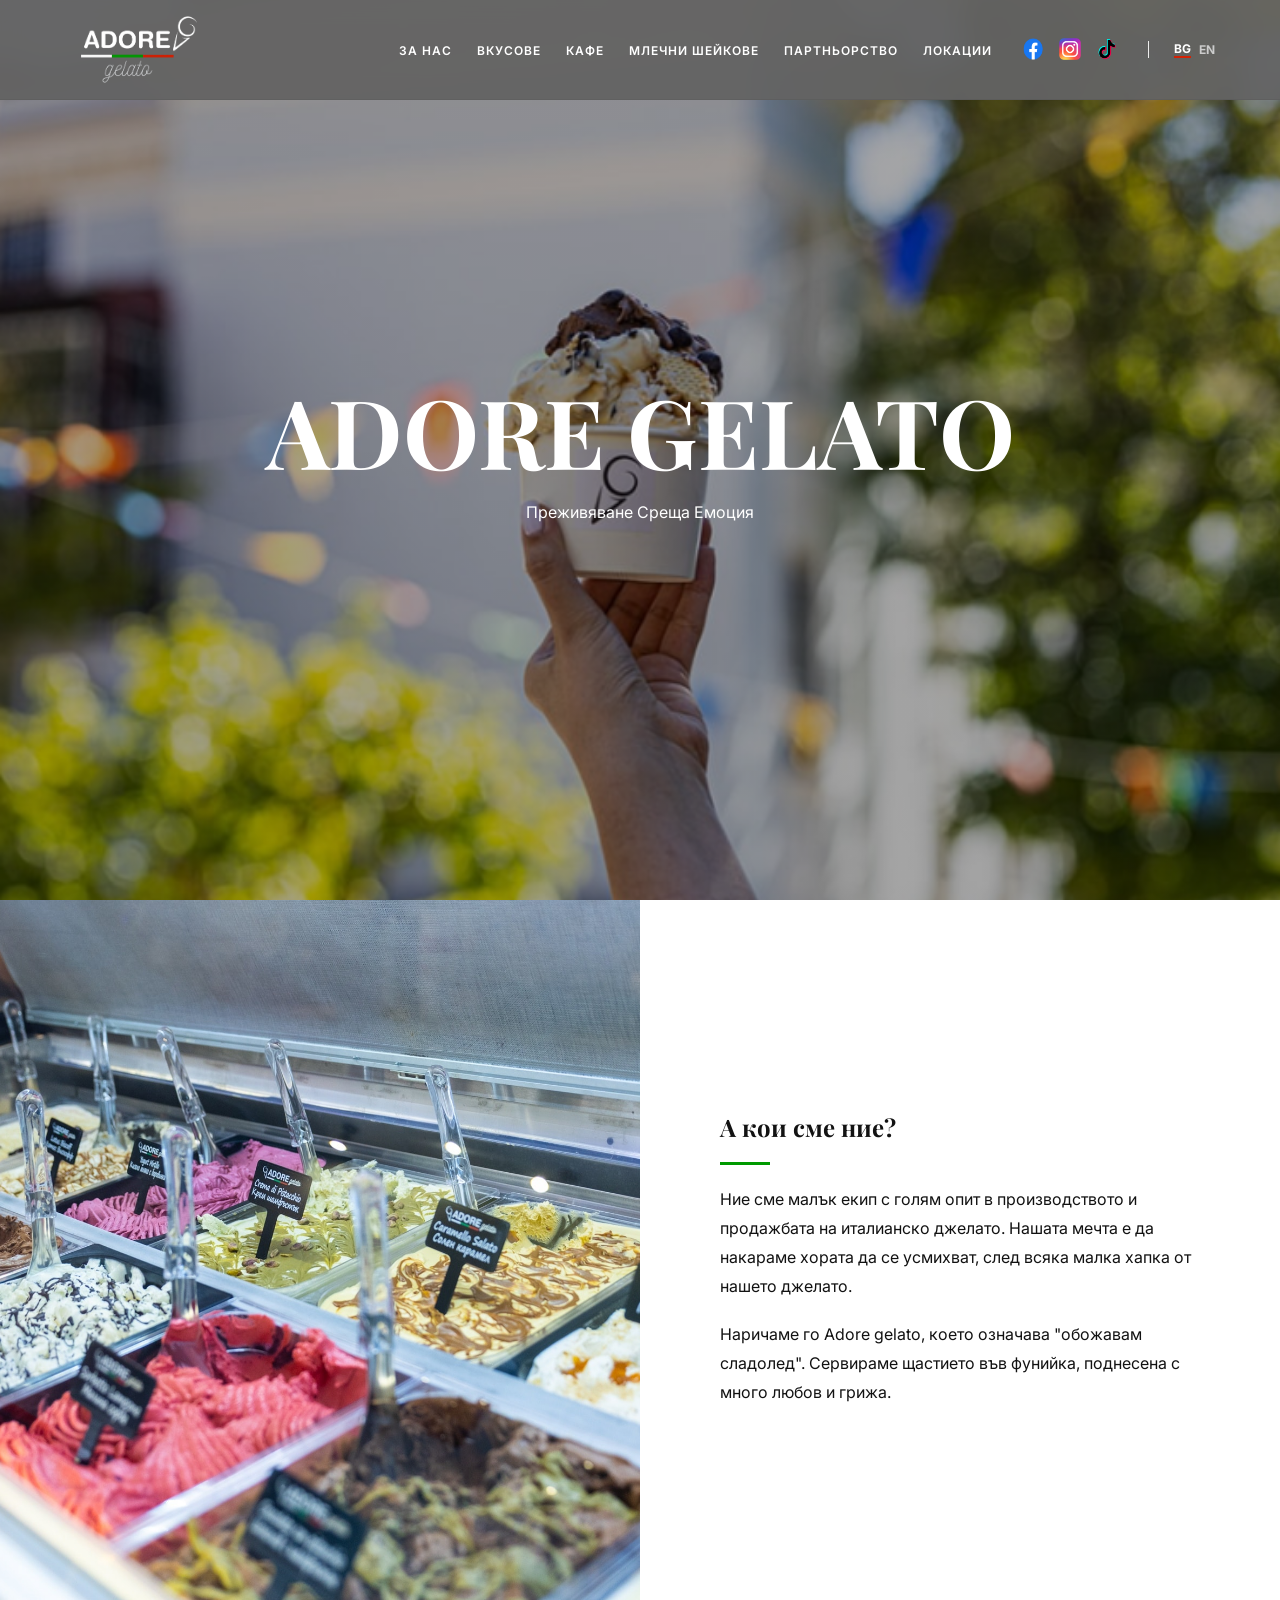
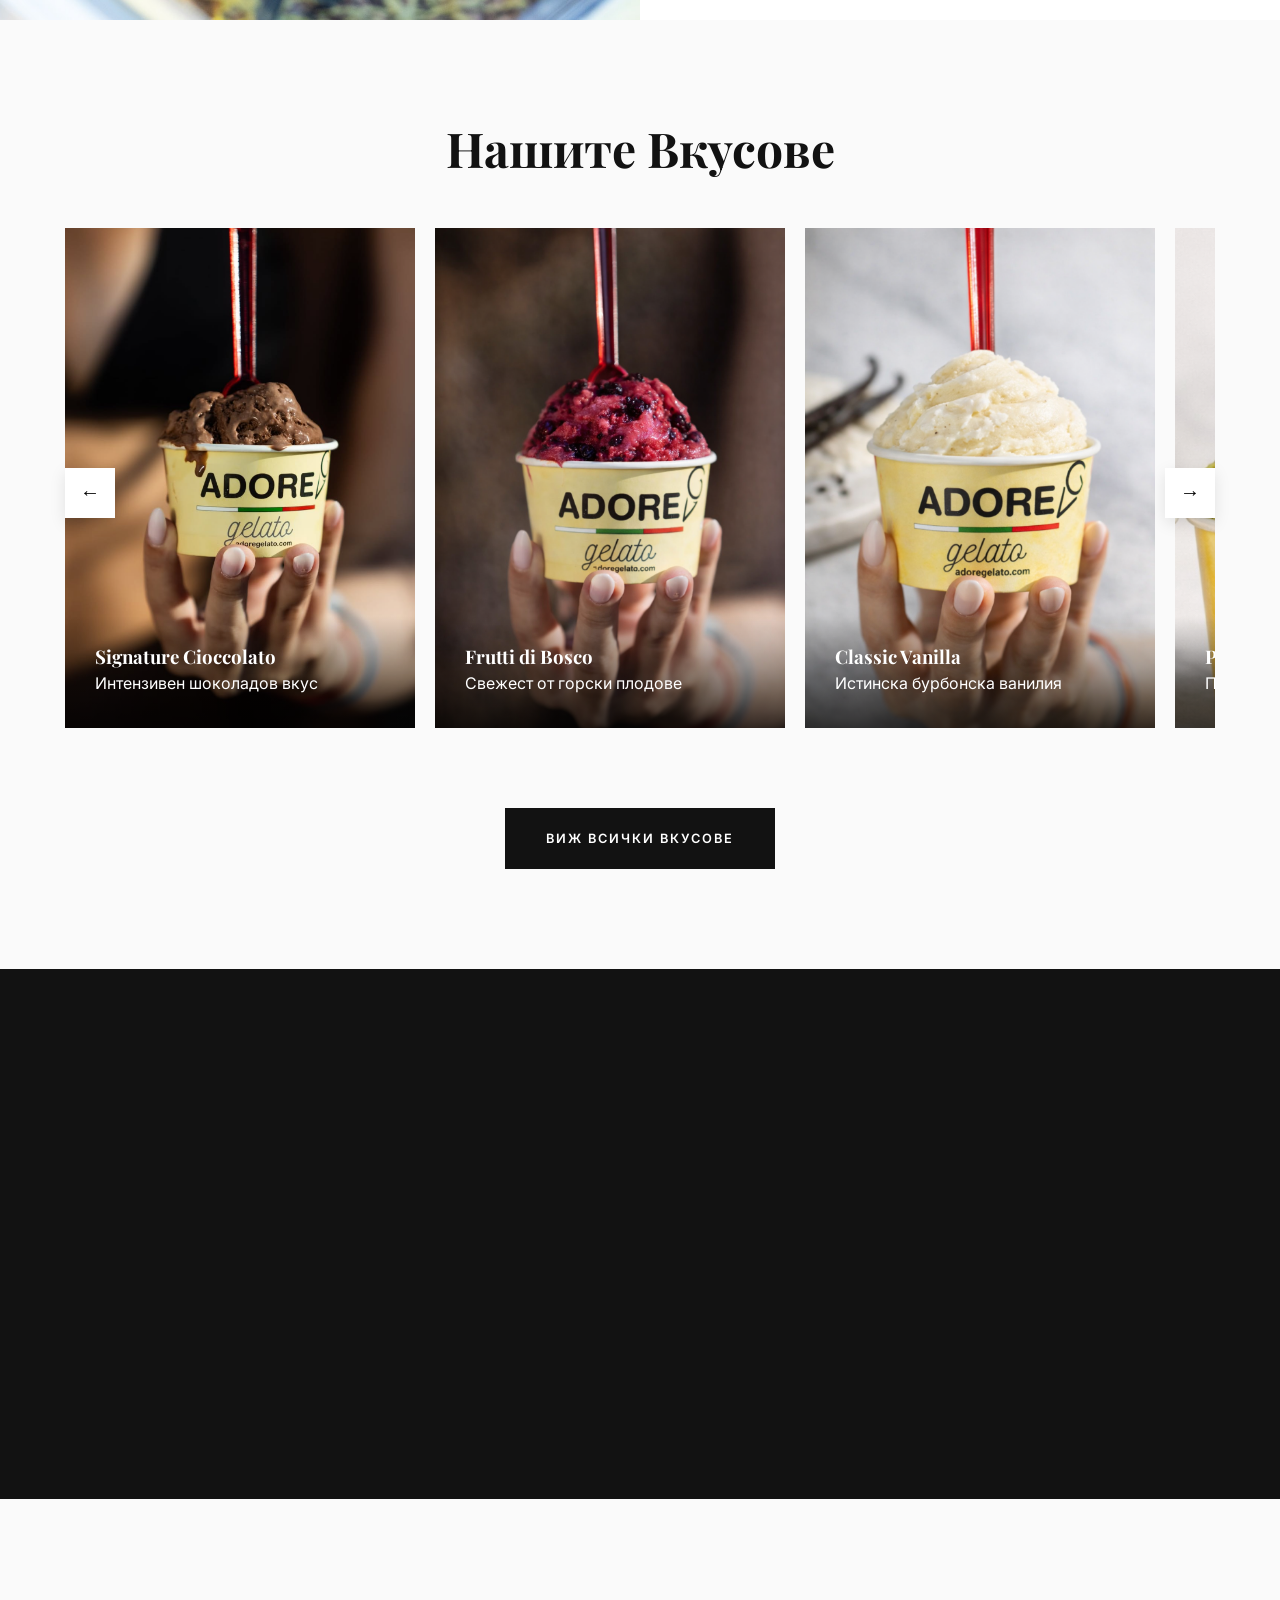
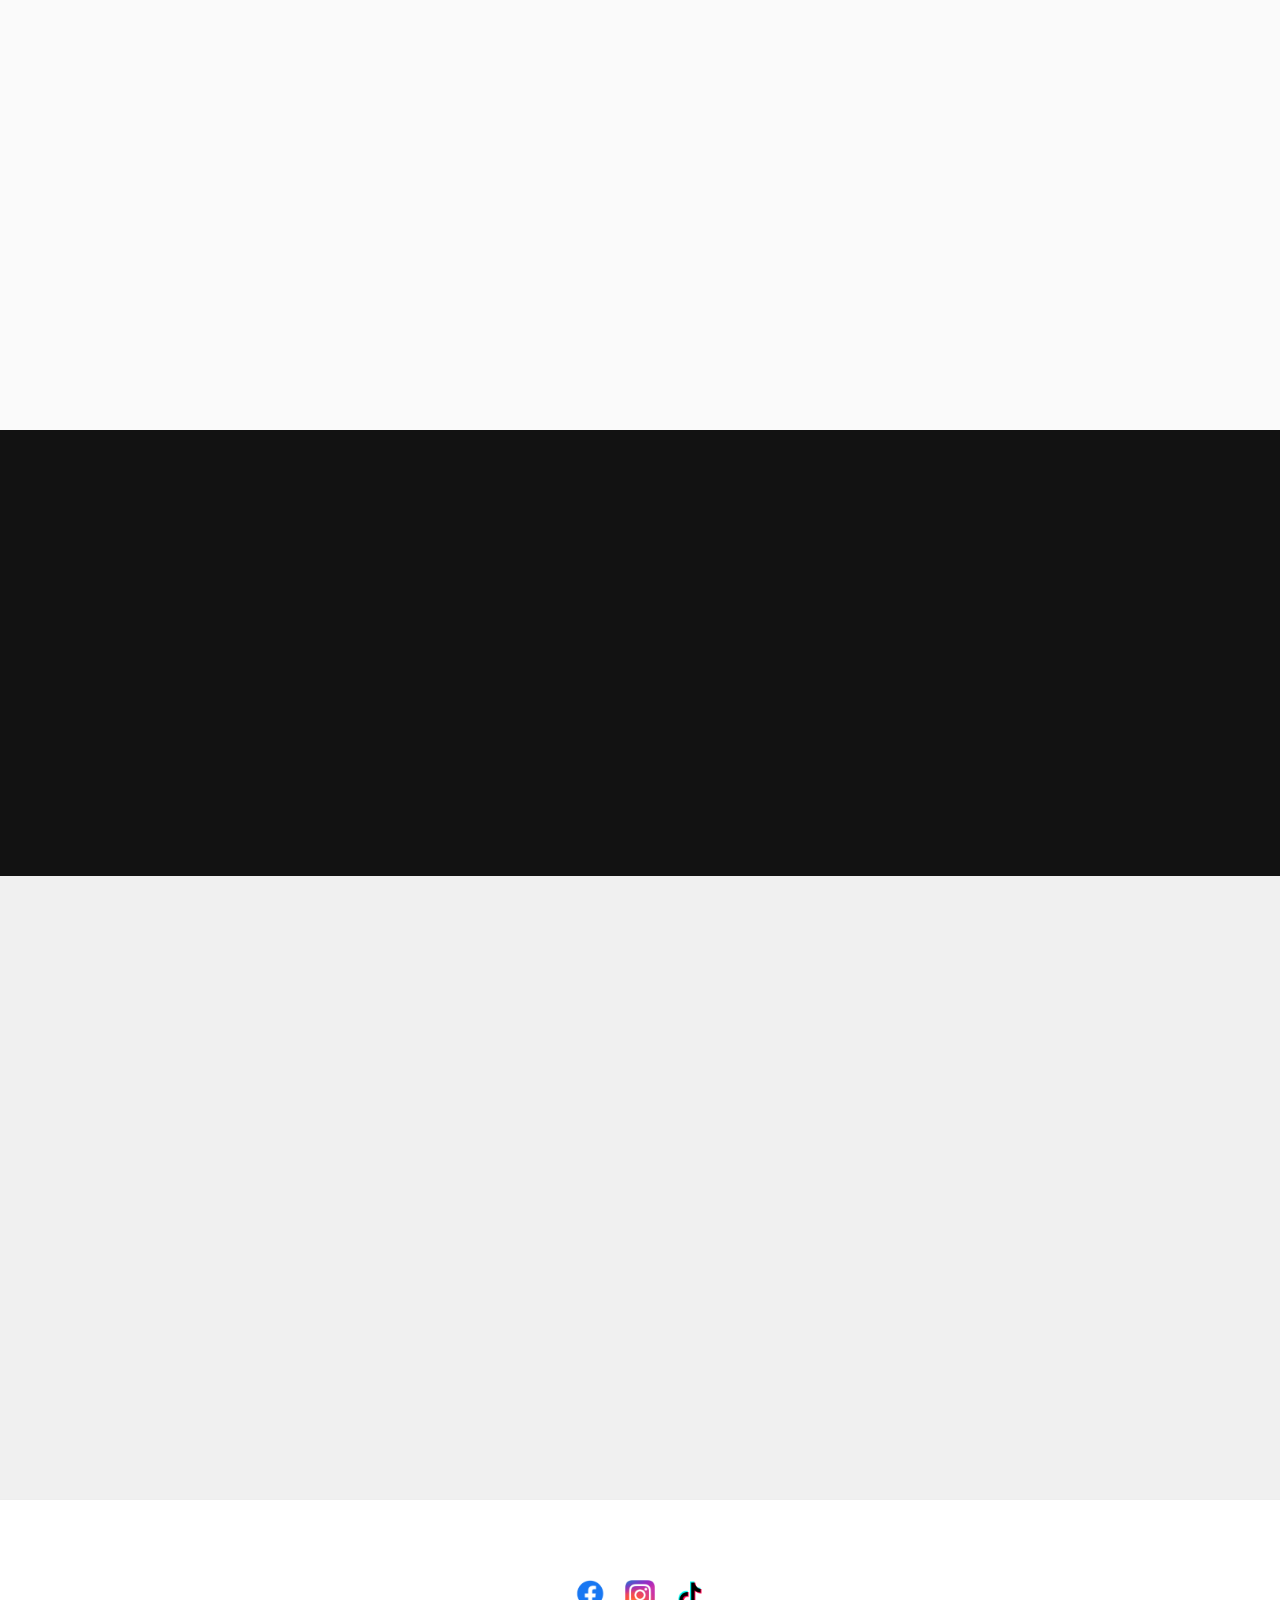
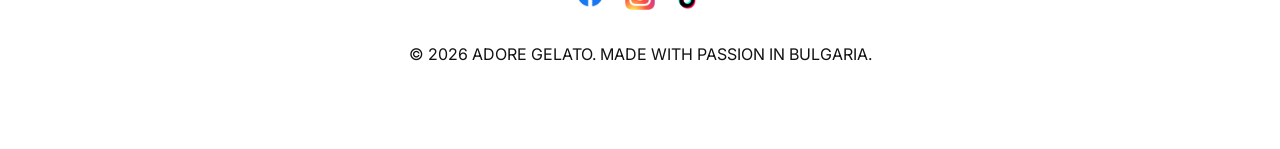
<file: index.html>
<!DOCTYPE html>
<html lang="bg">
<head>
    <meta charset="UTF-8">
    <meta name="viewport" content="width=device-width, initial-scale=1.0">
	<link rel="stylesheet" href="style.css">
    <title>Adore Gelato</title>
	<link rel="icon" type="image/png" href="Images/favicon.png">
    
    <!-- Premium Fonts -->
    <link rel="preconnect" href="https://fonts.googleapis.com">
    <link rel="preconnect" href="https://fonts.gstatic.com" crossorigin>
    <link href="https://fonts.googleapis.com/css2?family=Inter:wght@300;400;600&family=Playfair+Display:ital,wght@0,700;1,700&display=swap" rel="stylesheet">
    
</head>
<body>

    <nav>
        <div class="container nav-container">
            <a href="index.html" class="logo-container">
                <img src="Images/logo.png" alt="Adore Gelato Logo">
            </a>
            
            <div class="menu-toggle" id="mobile-menu">
                <span></span><span></span><span></span>
            </div>

            <div class="nav-right" id="nav-menu">
                <ul class="nav-links">
                    <li><a href="#about" data-i18n="nav-about">За Нас</a></li>
                    <li><a href="#flavors" data-i18n="nav-flavors">Вкусове</a></li>
                    <li><a href="#coffee" data-i18n="nav-coffee">Кафе</a></li>
                    <li><a href="#milkshakes" data-i18n="nav-milkshakes">Млечни шейкове</a></li>
                    <li><a href="#partnership" data-i18n="nav-partnership">Партньорство</a></li>
                    <li><a href="#locations" data-i18n="nav-locations">Локации</a></li>
                </ul>
                <div class="social-icons">
                    <a href="https://www.facebook.com/Adoregelato"><img src="Images/facebook.png" alt="FB"></a>
                    <a href="https://www.instagram.com/adore.gelato"><img src="Images/instagram.png" alt="IG"></a>
                    <a href="https://www.tiktok.com/@adore.gelato"><img src="Images/tiktok.png" alt="TT"></a>
                </div>
                <div class="lang-switcher">
                    <button class="lang-btn active" onclick="changeLang('bg', this)">BG</button>
                    <button class="lang-btn" onclick="changeLang('en', this)">EN</button>
                </div>
            </div>
        </div>
    </nav>

    <!-- HERO -->
    <section id="hero">
        <div class="hero-content">
            <h1 class="reveal">ADORE GELATO</h1>
            <p class="reveal" data-i18n="hero-p">Преживяване Среща Емоция</p>
        </div>
    </section>

    <!-- ABOUT -->
    <section id="about" class="split-section">
        <div class="split-image-wrap reveal">
            <img src="Images/photo1.jpg" alt="Gelato">
        </div>
        <div class="split-text reveal">
            <h1 data-i18n="about-h1">А кои сме ние?</h1>
            <div style="width: 50px; height: 3px; background: var(--green); margin: 20px 0;"></div>
            <p data-i18n="about-p1">Ние сме малък екип с голям опит в производството и продажбата на италианско джелато. Нашата мечта е да накараме хората да се усмихват, след всяка малка хапка от нашето джелато.</p>
            <p style="margin-top:20px" data-i18n="about-p2">Наричаме го Adore gelato, което означава &quot;обожавам сладолед&quot;. Сервираме щастието във фунийка, поднесена с много любов и грижа.</p>
        </div>
    </section>

    <!-- FLAVORS -->
    <section id="flavors" class="section-padding">
        <div class="container">
            <h2 class="text-center reveal" style="font-size: 3rem;" data-i18n="flav-h2">Нашите Вкусове</h2>
            <div class="slider-wrapper">
                <div class="slider-nav">
                    <button class="nav-btn" onclick="slide('left')">←</button>
                    <button class="nav-btn" onclick="slide('right')">→</button>
                </div>
                <div class="flavor-slider" id="flavorSlider">
                    <div class="flavor-card reveal">
                        <img src="Images/photo3.png" alt="Chocolate">
                        <div class="flavor-overlay"><h3 data-i18n="f1-h">Signature Cioccolato</h3><p data-i18n="f1-p">Интензивен шоколадов вкус</p></div>
                    </div>
                    <div class="flavor-card reveal">
                        <img src="Images/fruit.png" alt="Fruit">
                        <div class="flavor-overlay"><h3 data-i18n="f2-h">Frutti di Bosco</h3><p data-i18n="f2-p">Свежест от горски плодове</p></div>
                    </div>
                    <div class="flavor-card reveal">
                        <img src="Images/vanilla.png" alt="Vanilla">
                        <div class="flavor-overlay"><h3 data-i18n="f3-h">Classic Vanilla</h3><p data-i18n="f3-p">Истинска бурбонска ванилия</p></div>
                    </div>
                    <div class="flavor-card reveal">
                        <img src="Images/pistacchio.png" alt="Pistachio">
                        <div class="flavor-overlay"><h3 data-i18n="f4-h">Pistachio di Bronte</h3><p data-i18n="f4-p">Премиум сицилиански шамфъстък</p></div>
                    </div>
                </div>
            </div>
            <div class="text-center" style="margin-top: 50px;">
                <a href="flavors.html" class="btn btn-primary reveal" data-i18n="flav-btn">Виж всички вкусове</a>
            </div>
        </div>
    </section>

    <!-- COFFEE -->
    <section id="coffee" class="section-padding bg-dark">
        <div class="container">
            <div class="grid-2">
                <div class="reveal">
                    <h2 style="font-size: 3.5rem; margin-bottom: 20px;" data-i18n="coff-h2">Кафе & Афогато</h2>
                    <p data-i18n="coff-p">Завършете вашето джелато преживяване с чаша перфектно приготвено италианско кафе. Ние подбираме най-добрите зърна, за да гарантираме аромат и плътност във всяка чаша.</p>
			<br><p data-i18n="coff-p2">Или изберете Афогато, което на италиански означава "удавен", улавя същността на този десерт. Това италианско удоволствие, породено от комбинацията на еспресо и сладолед, e любимо лакомство на хора по целия свят.</p>

                </div>
                <div class="reveal">
                    <img src="Images/photo6.jpg" alt="Coffee" style="box-shadow: 20px 20px 0 var(--green);">
                </div>
            </div>
        </div>
    </section>

    <!-- MILKSHAKES -->
    <section id="milkshakes" class="section-padding">
        <div class="container">
            <div class="grid-2" style="grid-template-columns: 1fr 1.2fr;">
                <div class="reveal">
                    <img src="Images/photo5.png" alt="Milkshake" style="box-shadow: -20px 20px 0 var(--red);">
                </div>
                <div class="reveal">
                    <h2 style="font-size: 3.5rem; margin-bottom: 20px;" data-i18n="milk-h2">Млечни шейкове</h2>
                    <p data-i18n="milk-p">Насладете се на гъсти и кремообразни млечни шейкове, приготвени с нашето занаятчийско джелато. Изберете любимия си вкус и му се насладете по нов начин.</p>
                </div>
            </div>
        </div>
    </section>

    <!-- PARTNERSHIP -->
    <section id="partnership" class="section-padding bg-dark">
        <div class="container text-center">
            <div class="reveal">
                <h2 style="font-size: 3rem; margin-bottom: 30px;" data-i18n="part-h2">Партньорство</h2>
                <div style="max-width: 800px; margin: 0 auto;">
                    <p data-i18n="part-p">Желаете ли да предложите автентично италианско джелато във вашия обект? Ние предлагаме B2B решения за ресторанти, хотели и кафенета.</p>
                    <a href="#contact" class="btn btn-primary" style="margin-top: 40px; background: var(--white); color: var(--dark);" data-i18n="part-btn">Станете наш партньор</a>
                </div>
            </div>
        </div>
    </section>

    <!-- CONTACT & LOCATIONS -->
    <section id="locations" class="section-padding" style="background: #f0f0f0;">
        <div class="container">
            <div class="grid-2">
                <div class="reveal">
                    <h2 data-i18n="loc-h2">Нашите обекти</h2>
                    <p style="margin-top:20px">📍 Пловдив, ул. Райко Даскалов 5</p>
                    <p>📍 Карлово, ул. Водопад 5</p>
                    <p>📍 Хисаря, бул. Генерал Гурко</p>
                    <p>📍 гр.Хисаря, Terme di Hissar</p>
                    <p>📍 гр.Карлово, Ресторант "Едно време"</p>
                    <p>📍 гр.Хисаря, Хотел Empire Balneo & Spa</p>
                    <p>📍 гр.Казанлък, Пекарна Джоржо</p>
                    <br>
			<h2 data-i18n="contact-h2">Контакти</h2>
			<br>
                    <p>✉️ adoregelatohisarya@gmail.com</p>
                    <p>📞 0888 223 559; 0885049091</p>
			<p>📍 ул."Деветте деца на Еани" 12, 4180 Хисаря</p>	
                </div>
                <div class="reveal" id="contact">
                    <h2 data-i18n="cont-h2">Свържете се с нас</h2>
                    <form id="contactForm" style="margin-top: 20px;">
                        <input type="text" id="name" name="name" required placeholder="Име / Name" style="width:100%; padding: 15px; margin-bottom:10px; border:1px solid #ddd;">
                        <input type="email" id="email" name="email" required placeholder="Email" style="width:100%; padding: 15px; margin-bottom:10px; border:1px solid #ddd;">
			<input type="tel" id="phone" name="phone" required placeholder="Телефон / Phone number" style="width:100%; padding: 15px; margin-bottom:10px; border:1px solid #ddd;">
                        <textarea id="message" name="message" required placeholder="Съобщение / Message" rows="4" style="width:100%; padding: 15px; margin-bottom:10px; border:1px solid #ddd;"></textarea>
                        <button class="btn btn-primary" type="submit" style="width:100%" data-i18n="cont-send">Изпрати</button>
                    </form>
                </div>
            </div>
        </div>
    </section>

    <footer>
        <div class="container">
            <div class="footer-social">
                <a href="https://www.facebook.com/Adoregelato"><img src="Images/facebook.png" alt="FB" width="30" style="filter:none;"></a>
                <a href="https://www.instagram.com/adore.gelato"><img src="Images/instagram.png" alt="IG" width="30" style="filter:none;"></a>
                <a href="https://www.tiktok.com/@adore.gelato"><img src="Images/tiktok.png" alt="TT" width="30" style="filter:none;"></a>
            </div>
            <p>&copy; 2026 ADORE GELATO. MADE WITH PASSION IN BULGARIA.</p>
        </div>
    </footer>

    <script src="script.js"></script>
</body>
</html>
</file>
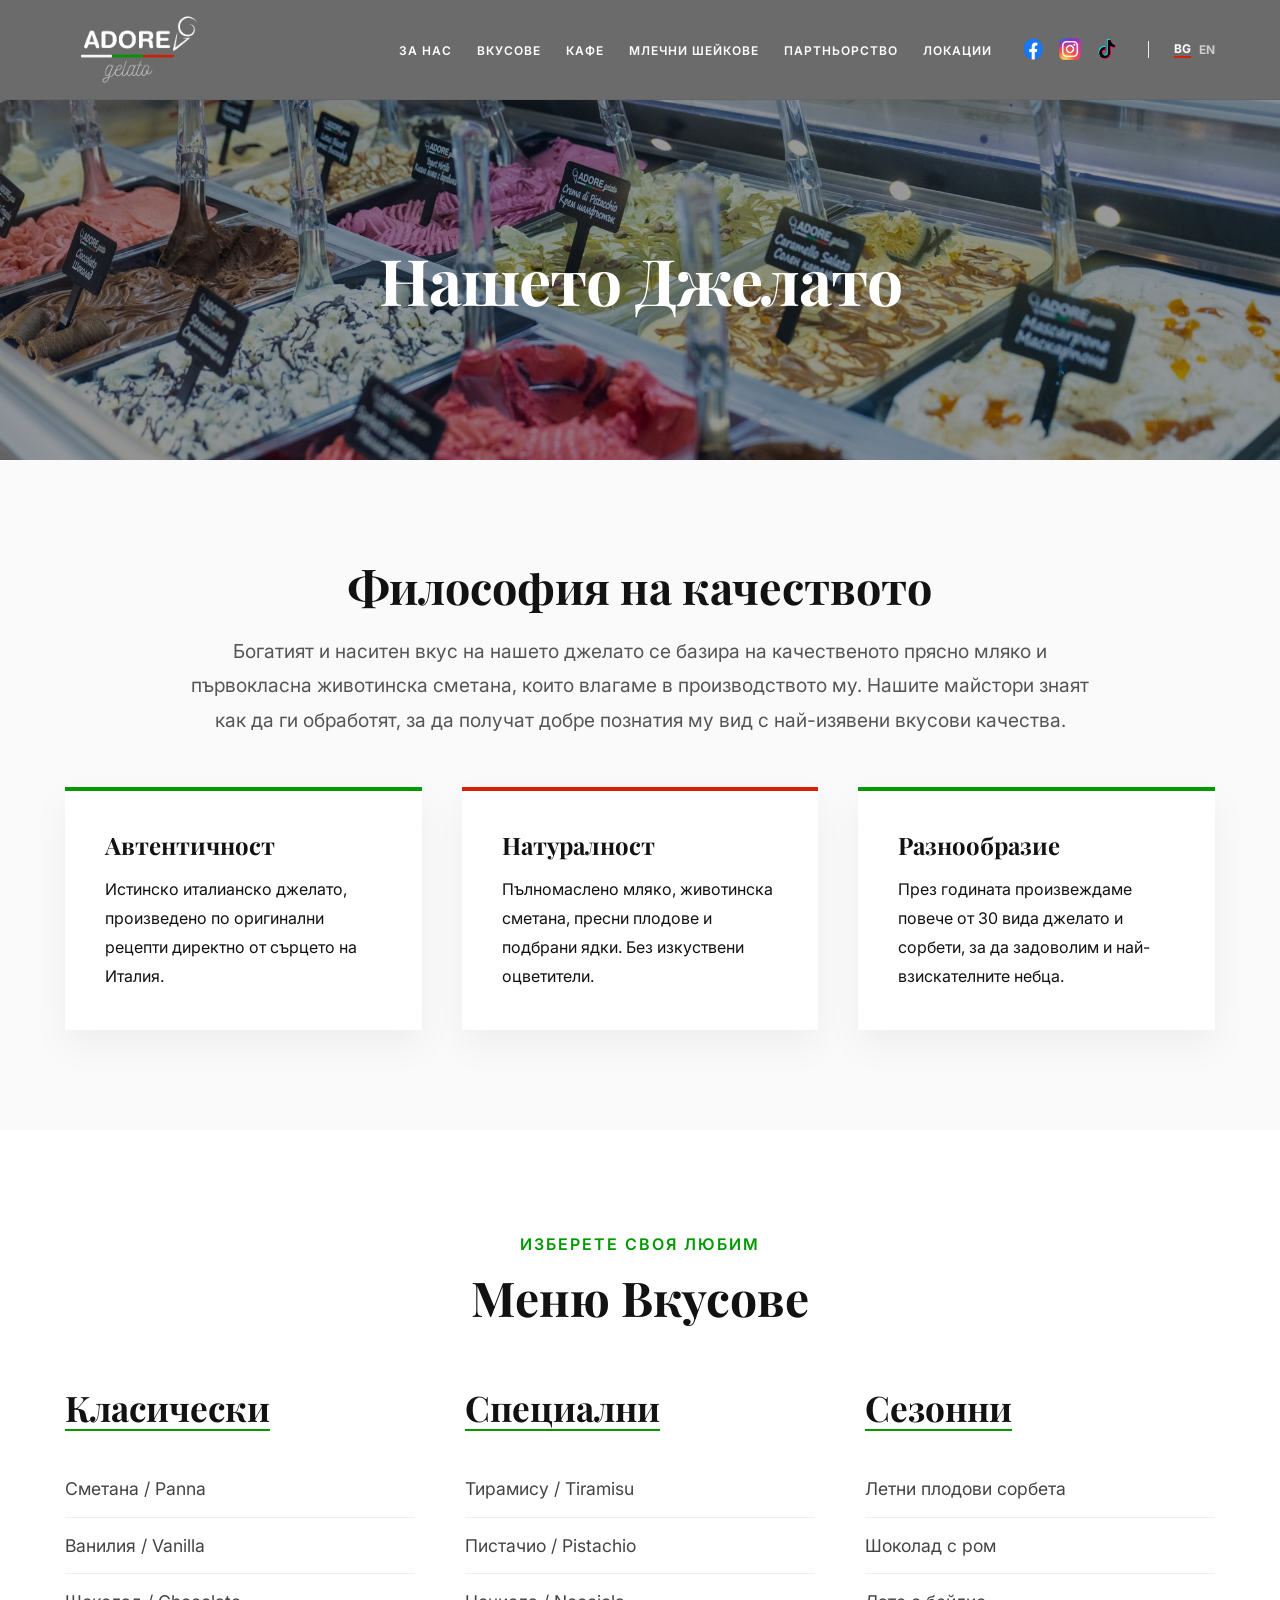
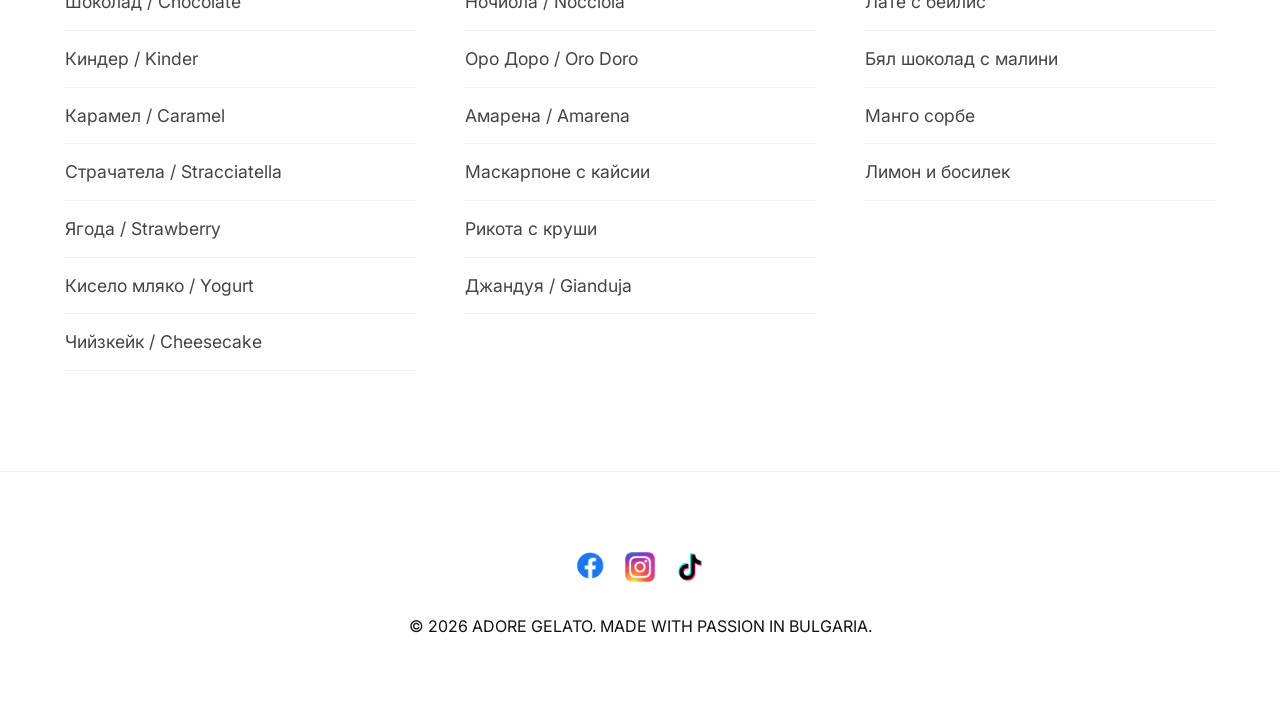
<file: flavors.html>
<!DOCTYPE html>
<html lang="bg">
<head>
    <meta charset="UTF-8">
    <meta name="viewport" content="width=device-width, initial-scale=1.0">
	<link rel="stylesheet" href="style.css">
    <title>Adore Gelato</title>
	<link rel="icon" type="image/png" href="Images/favicon.png">
    
    <!-- Premium Fonts -->
    <link rel="preconnect" href="https://fonts.googleapis.com">
    <link rel="preconnect" href="https://fonts.gstatic.com" crossorigin>
    <link href="https://fonts.googleapis.com/css2?family=Inter:wght@300;400;600&family=Playfair+Display:ital,wght@0,700;1,700&display=swap" rel="stylesheet">
    
</head>
<body>

    <nav>
        <div class="container nav-container">
            <a href="index.html" class="logo-container">
                <img src="Images/logo.png" alt="Adore Gelato Logo">
            </a>
            
            <div class="menu-toggle" id="mobile-menu">
                <span></span><span></span><span></span>
            </div>

            <div class="nav-right" id="nav-menu">
                <ul class="nav-links">
                    <li><a href="index.html#about" data-i18n="nav-about">За Нас</a></li>
                    <li><a href="index.html#flavors" data-i18n="nav-flavors">Вкусове</a></li>
                    <li><a href="index.html#coffee" data-i18n="nav-coffee">Кафе</a></li>
                    <li><a href="index.html#milkshakes" data-i18n="nav-milkshakes">Млечни шейкове</a></li>
                    <li><a href="index.html#partnership" data-i18n="nav-partnership">Партньорство</a></li>
                    <li><a href="index.html#locations" data-i18n="nav-locations">Локации</a></li>
                </ul>
                <div class="social-icons">
                    <a href="https://www.facebook.com/Adoregelato"><img src="Images/facebook.png" alt="FB"></a>
                    <a href="https://www.instagram.com/adore.gelato"><img src="Images/instagram.png" alt="IG"></a>
                    <a href="https://www.tiktok.com/@adore.gelato"><img src="Images/tiktok.png" alt="TT"></a>
                </div>
                <div class="lang-switcher">
                    <button class="lang-btn active" onclick="changeLang('bg', this)">BG</button>
                    <button class="lang-btn" onclick="changeLang('en', this)">EN</button>
                </div>
            </div>
        </div>
    </nav>




<!-- Content -->

    <header class="page-header">
        <div class="container">
            <h1 style="font-size: 4rem; letter-spacing: -1px;" data-i18n="page-h1">Нашето Джелато</h1>
        </div>
    </header>

    <section class="section-padding">
        <div class="container">
            <div class="text-center reveal">
                <h2 style="font-size: 2.8rem; margin-bottom: 20px;" data-i18n="phil-h2">Философия на качеството</h2>
                <p style="max-width: 900px; margin: 0 auto; font-size: 1.2rem; color: #555;" data-i18n="phil-p">
                    Богатият и наситен вкус на нашето джелато се базира на качественото прясно мляко и първокласна животинска сметана, които влагаме в производството му. Нашите майстори знаят как да ги обработят, за да получат добре познатия му вид с най-изявени вкусови качества.
                </p>
            </div>

            <div class="philosophy-grid">
                <div class="philosophy-card reveal">
                    <h3 data-i18n="card1-h">Автентичност</h3>
                    <p data-i18n="card1-p">Истинско италианско джелато, произведено по оригинални рецепти директно от сърцето на Италия.</p>
                </div>
                <div class="philosophy-card reveal" style="border-top-color: var(--red);">
                    <h3 data-i18n="card2-h">Натуралност</h3>
                    <p data-i18n="card2-p">Пълномаслено мляко, животинска сметана, пресни плодове и подбрани ядки. Без изкуствени оцветители.</p>
                </div>
                <div class="philosophy-card reveal">
                    <h3 data-i18n="card3-h">Разнообразие</h3>
                    <p data-i18n="card3-p">През годината произвеждаме повече от 30 вида джелато и сорбети, за да задоволим и най-взискателните небца.</p>
                </div>
            </div>
        </div>
    </section>

    <section class="flavor-menu section-padding">
        <div class="container">
            <div class="text-center reveal">
                <p style="text-transform: uppercase; letter-spacing: 2px; color: var(--green); font-weight: 600; margin-bottom: 10px;" data-i18n="menu-pre">Изберете своя любим</p>
                <h2 style="font-size: 3rem; margin-bottom: 50px;" data-i18n="menu-h2">Меню Вкусове</h2>
            </div>

            <div class="menu-grid">
                <!-- КЛАСИЧЕСКИ -->
                <div class="menu-category reveal">
                    <h2 data-i18n="cat1-h">Класически</h2>
                    <ul class="menu-list">
                        <li data-i18n="cat1-1">Сметана / Panna</li>
                        <li data-i18n="cat1-2">Ванилия / Vanilla</li>
                        <li data-i18n="cat1-3">Шоколад / Chocolate</li>
                        <li data-i18n="cat1-4">Киндер / Kinder</li>
                        <li data-i18n="cat1-5">Карамел / Caramel</li>
                        <li data-i18n="cat1-6">Страчатела / Stracciatella</li>
                        <li data-i18n="cat1-7">Ягода / Strawberry</li>
                        <li data-i18n="cat1-8">Кисело мляко / Yogurt</li>
                        <li data-i18n="cat1-9">Чийзкейк / Cheesecake</li>
                    </ul>
                </div>

                <!-- ИТАЛИАНСКИ СПЕЦИАЛИТЕТИ -->
                <div class="menu-category reveal">
                    <h2 data-i18n="cat2-h">Специални</h2>
                    <ul class="menu-list">
                        <li data-i18n="cat2-1">Тирамису / Tiramisu</li>
                        <li data-i18n="cat2-2">Пистачио / Pistachio</li>
                        <li data-i18n="cat2-3">Ночиола / Nocciola</li>
                        <li data-i18n="cat2-4">Оро Доро / Oro Doro</li>
                        <li data-i18n="cat2-5">Амарена / Amarena</li>
                        <li data-i18n="cat2-6">Маскарпоне с кайсии</li>
                        <li data-i18n="cat2-7">Рикота с круши</li>
                        <li data-i18n="cat2-8">Джандуя / Gianduja</li>
                    </ul>
                </div>

                <!-- СЕЗОННИ -->
                <div class="menu-category reveal">
                    <h2 data-i18n="cat3-h">Сезонни</h2>
                    <ul class="menu-list">
                        <li data-i18n="cat3-1">Летни плодови сорбета</li>
                        <li data-i18n="cat3-2">Шоколад с ром</li>
                        <li data-i18n="cat3-3">Лате с бейлис</li>
                        <li data-i18n="cat3-4">Бял шоколад с малини</li>
                        <li data-i18n="cat3-5">Манго сорбе</li>
                        <li data-i18n="cat3-6">Лимон и босилек</li>
                    </ul>
                </div>
            </div>
        </div>
    </section>





<footer>
        <div class="container">
            <div class="footer-social">
                <a href="https://www.facebook.com/Adoregelato"><img src="Images/facebook.png" alt="FB" width="30" style="filter:none;"></a>
                <a href="https://www.instagram.com/adore.gelato"><img src="Images/instagram.png" alt="IG" width="30" style="filter:none;"></a>
                <a href="https://www.tiktok.com/@adore.gelato"><img src="Images/tiktok.png" alt="TT" width="30" style="filter:none;"></a>
            </div>
            <p>&copy; 2026 ADORE GELATO. MADE WITH PASSION IN BULGARIA.</p>
        </div>
    </footer>

    <script src="script.js"></script>
</body>
</html>
</file>
<file: style.css>
:root {
            --white: #ffffff;
            --green: #009a00;
            --red: #d42104;
            --gray: #c1c6c1;
            --bg: #fafafa;
            --dark: #121212;
            --font-heading: 'Playfair Display', serif;
            --font-body: 'Inter', sans-serif;
            --transition: all 0.5s cubic-bezier(0.165, 0.84, 0.44, 1);
        }

        /* --- BASE STYLES --- */
        * { margin: 0; padding: 0; box-sizing: border-box; }
        html { scroll-behavior: smooth; }
        body { 
            font-family: var(--font-body); 
            background-color: var(--bg); 
            color: var(--dark); 
            line-height: 1.8;
            overflow-x: hidden;
        }

        h1, h2, h3 { font-family: var(--font-heading); font-weight: 700; line-height: 1.2; }
        a { text-decoration: none; color: inherit; transition: var(--transition); }
        ul { list-style: none; }
        img { max-width: 100%; display: block; }

        .container { max-width: 1200px; margin: 0 auto; padding: 0 25px; }
        .section-padding { padding: 100px 0; }
        .text-center { text-align: center; }

        /* --- PREMIUM BUTTONS --- */
        .btn {
            display: inline-block;
            padding: 18px 40px;
            border-radius: 0; 
            font-weight: 600;
            text-transform: uppercase;
            letter-spacing: 2px;
            cursor: pointer;
            transition: var(--transition);
            border: 1px solid transparent;
            font-size: 0.8rem;
            text-align: center;
        }

        .btn-primary { background: var(--dark); color: var(--white); }
        .btn-primary:hover { background: var(--green); transform: translateY(-3px); }

        /* --- NAVIGATION --- */
        nav {
            position: fixed;
            top: 0; width: 100%;
            height: 100px;
            background: rgba(100, 100, 100, 0.95);
            backdrop-filter: blur(10px);
            z-index: 1000;
            display: flex;
            align-items: center;
            border-bottom: 1px solid rgba(0,0,0,0.05);
        }

        .nav-container { display: flex; justify-content: space-between; align-items: center; width: 100%; }
        .logo-container img { height: 80px; width: auto; }

        .nav-right { display: flex; align-items: center; gap: 30px; }
        .nav-links { display: flex; gap: 25px; }
        .nav-links a { font-size: 0.75rem; font-weight: 600; text-transform: uppercase; letter-spacing: 1px; color: var(--white); }
        
        .social-icons { display: flex; gap: 15px; align-items: center; }
        .social-icons img { width: 22px; height: 22px; transition: 0.3s; }

        .lang-switcher { display: flex; gap: 8px; padding-left: 25px; border-left: 1px solid #eee; }
        .lang-btn { background: none; border: none; font-family: var(--font-body); font-size: 0.75rem; font-weight: 700; cursor: pointer; color: #ccc; transition: var(--transition); }
        .lang-btn.active { color: var(--white); border-bottom: 2px solid var(--red); }

        /* Mobile Menu Toggle */
        .menu-toggle { display: none; flex-direction: column; gap: 6px; cursor: pointer; z-index: 1100; }
        .menu-toggle span { width: 30px; height: 3px; background: white; transition: 0.3s; }

        /* --- HERO --- */
        #hero {
            height: 100vh;
            display: flex;
            align-items: center;
            justify-content: center;
            background: linear-gradient(rgba(0,0,0,0.35), rgba(0,0,0,0.35)), 
                        url('Images/photo4.png'); 
            background-size: cover;
            background-position: center;
            color: var(--white);
            text-align: center;
        }
        .hero-content h1 { font-size: clamp(3rem, 10vw, 6rem); margin-bottom: 10px; }

        /* --- SECTIONS --- */
        .split-section { display: grid; grid-template-columns: 1fr 1fr; min-height: 80vh; align-items: stretch; background: white; }
        .split-image-wrap { position: relative; overflow: hidden; min-height: 500px; }
        .split-image-wrap img { position: absolute; width: 100%; height: 100%; object-fit: cover; }
        .split-text { padding: 80px; display: flex; flex-direction: column; justify-content: center; }

        /* --- SLIDER --- */
        .slider-wrapper { position: relative; margin-top: 50px; }
        .flavor-slider { 
            display: flex; gap: 20px; overflow-x: auto; padding-bottom: 30px; 
            scroll-snap-type: x mandatory; scrollbar-width: none; 
        }
        .flavor-slider::-webkit-scrollbar { display: none; }
        .flavor-card { min-width: 350px; height: 500px; position: relative; scroll-snap-align: start; overflow: hidden; }
        .flavor-card img { width: 100%; height: 100%; object-fit: cover; }
        .flavor-overlay { position: absolute; bottom: 0; left: 0; width: 100%; padding: 30px; background: linear-gradient(transparent, rgba(0,0,0,0.7)); color: white; }
        
        .slider-nav { position: absolute; top: 50%; transform: translateY(-50%); width: 100%; display: flex; justify-content: space-between; pointer-events: none; z-index: 10; }
        .nav-btn { background: white; border: none; width: 50px; height: 50px; cursor: pointer; pointer-events: auto; font-size: 20px; box-shadow: 0 5px 15px rgba(0,0,0,0.1); }

        .bg-dark { background: var(--dark); color: white; }
        .grid-2 { display: grid; grid-template-columns: 1.2fr 1fr; gap: 60px; align-items: center; }

	
	/* --- PAGE HEADER --- */
        .page-header {
            height: 40vh;
            background: linear-gradient(rgba(0,0,0,0.4), rgba(0,0,0,0.4)), url('Images/photo1.jpg');
            background-size: cover;
            background-position: center;
            display: flex;
            align-items: center;
            justify-content: center;
            color: white;
            margin-top: 100px;
            text-align: center;
        }


	/* --- PHILOSOPHY SECTION --- */
        .philosophy-grid {
            display: grid;
            grid-template-columns: repeat(auto-fit, minmax(280px, 1fr));
            gap: 40px;
            margin-top: 50px;
        }
        .philosophy-card {
            padding: 40px;
            background: white;
            border-top: 4px solid var(--green);
            box-shadow: 0 15px 35px rgba(0,0,0,0.05);
        }
        .philosophy-card h3 { margin-bottom: 15px; color: var(--dark); font-size: 1.5rem; }

        /* --- FLAVOR MENU --- */
        .flavor-menu { background: white; }
        .menu-grid {
            display: grid;
            grid-template-columns: repeat(3, 1fr);
            gap: 50px;
            margin-top: 60px;
        }
        .menu-category h2 { 
            font-size: 2.2rem; 
            margin-bottom: 30px; 
            color: var(--dark); 
            border-bottom: 2px solid var(--green);
            display: inline-block;
        }
        .menu-list li {
            padding: 12px 0;
            border-bottom: 1px solid #f0f0f0;
            font-size: 1.1rem;
            color: #444;
        }

	/* --- МОБИЛНА ВЕРСИЯ ЗА МЕНЮ ВКУСОВЕ --- */

/* Когато екранът е по-малък от 1024px (таблети и телефони) */
@media (max-width: 1024px) {
    .menu-grid {
        grid-template-columns: 1fr !important; /* Прави колоните 1 вместо 3 */
        gap: 40px !important;
        text-align: center;
    }

    .menu-category h2 {
        display: block !important; /* Линията под заглавието да заема целия широк обем */
        font-size: 1.8rem !important;
        margin-bottom: 20px !important;
    }

    .menu-list li {
        font-size: 1rem !important;
        padding: 10px 0 !important;
        justify-content: center !important; /* Центрира текста, ако има / */
    }
}

/* Допълнителна корекция за Philosophy Grid (картите над менюто) */
@media (max-width: 768px) {
    .philosophy-grid {
        grid-template-columns: 1fr !important;
        gap: 20px !important;
    }
    
    .philosophy-card {
        padding: 25px !important;
    }

    .section-padding {
        padding: 60px 0 !important; /* Намалява празното пространство на телефон */
    }

    .page-header h1 {
        font-size: 2.5rem !important; /* По-малко заглавие на хедъра */
    }
}

        /* --- B2B SECTION --- */
        .b2b-banner {
            background: var(--dark);
            color: white;
            padding: 80px 0;
            text-align: center;
        }


        /* --- FOOTER --- */
        footer { padding: 80px 0; background: #fff; text-align: center; border-top: 1px solid #eee; }
        .footer-social { display: flex; justify-content: center; gap: 20px; margin-bottom: 30px; }

        /* --- REVEAL --- */
        .reveal { opacity: 0; transform: translateY(30px); transition: var(--transition); }
        .reveal.active { opacity: 1; transform: translateY(0); }

        /* --- MOBILE ADAPTATION --- */
        @media (max-width: 1024px) {
            .menu-toggle { display: flex; }
            .nav-right {
                position: fixed; top: 100px; right: -100%; width: 100%; height: calc(100vh - 100px);
                background: #646464; flex-direction: column; padding: 50px; transition: 0.5s; align-items: flex-start;
            }
            .nav-right.active { right: 0; }
            .nav-links { flex-direction: column; gap: 30px; }
            .nav-links a { font-size: 1.2rem; }
            .lang-switcher { border: none; padding: 0; margin-top: 20px; }
            
            .split-section, .grid-2 { grid-template-columns: 1fr; }
            .split-text { padding: 40px 20px; order: 2; }
            .split-image-wrap { order: 1; min-height: 400px; }
            .flavor-card { min-width: 280px; height: 400px; }
        }
</file>
